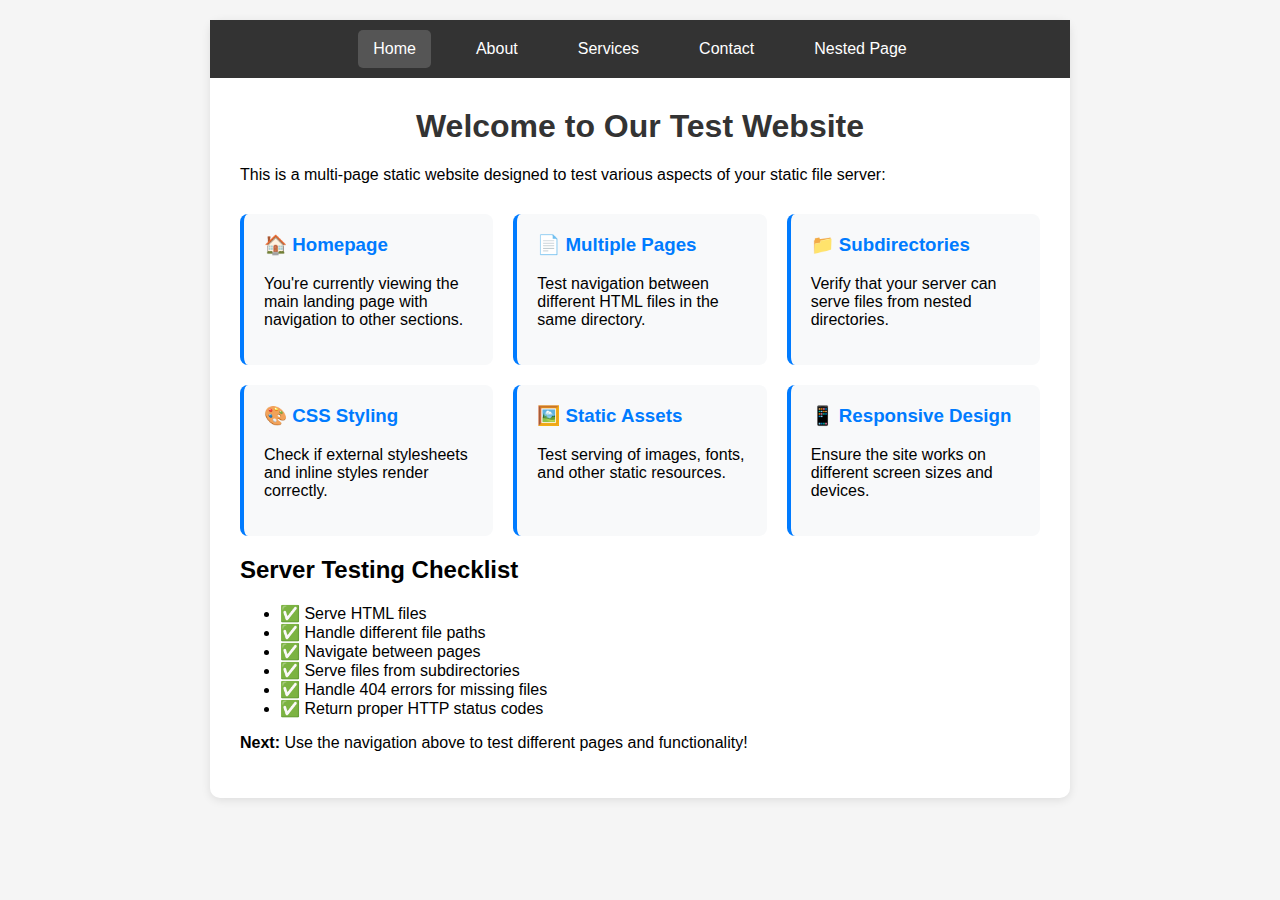
<file: test-sites/multi-page-site/index.html>
<!DOCTYPE html>
<html lang="en">
<head>
    <meta charset="UTF-8">
    <meta name="viewport" content="width=device-width, initial-scale=1.0">
    <title>Multi-Page Test Site - Home</title>
    <style>
        body {
            font-family: Arial, sans-serif;
            margin: 0;
            padding: 20px;
            background-color: #f5f5f5;
        }
        .container {
            max-width: 800px;
            margin: 0 auto;
            background: white;
            padding: 30px;
            border-radius: 10px;
            box-shadow: 0 2px 10px rgba(0,0,0,0.1);
        }
        nav {
            background: #333;
            padding: 10px 0;
            margin: -30px -30px 30px -30px;
        }
        nav ul {
            list-style: none;
            margin: 0;
            padding: 0;
            display: flex;
            justify-content: center;
        }
        nav li {
            margin: 0 15px;
        }
        nav a {
            color: white;
            text-decoration: none;
            padding: 10px 15px;
            display: block;
            border-radius: 5px;
            transition: background 0.3s;
        }
        nav a:hover, nav a.active {
            background: #555;
        }
        h1 {
            color: #333;
            text-align: center;
        }
        .feature-grid {
            display: grid;
            grid-template-columns: repeat(auto-fit, minmax(250px, 1fr));
            gap: 20px;
            margin-top: 30px;
        }
        .feature {
            background: #f8f9fa;
            padding: 20px;
            border-radius: 8px;
            border-left: 4px solid #007bff;
        }
        .feature h3 {
            margin-top: 0;
            color: #007bff;
        }
    </style>
</head>
<body>
    <div class="container">
        <nav>
            <ul>
                <li><a href="index.html" class="active">Home</a></li>
                <li><a href="about.html">About</a></li>
                <li><a href="services.html">Services</a></li>
                <li><a href="contact.html">Contact</a></li>
                <li><a href="subdir/nested.html">Nested Page</a></li>
            </ul>
        </nav>

        <h1>Welcome to Our Test Website</h1>
        
        <p>This is a multi-page static website designed to test various aspects of your static file server:</p>

        <div class="feature-grid">
            <div class="feature">
                <h3>🏠 Homepage</h3>
                <p>You're currently viewing the main landing page with navigation to other sections.</p>
            </div>
            
            <div class="feature">
                <h3>📄 Multiple Pages</h3>
                <p>Test navigation between different HTML files in the same directory.</p>
            </div>
            
            <div class="feature">
                <h3>📁 Subdirectories</h3>
                <p>Verify that your server can serve files from nested directories.</p>
            </div>
            
            <div class="feature">
                <h3>🎨 CSS Styling</h3>
                <p>Check if external stylesheets and inline styles render correctly.</p>
            </div>
            
            <div class="feature">
                <h3>🖼️ Static Assets</h3>
                <p>Test serving of images, fonts, and other static resources.</p>
            </div>
            
            <div class="feature">
                <h3>📱 Responsive Design</h3>
                <p>Ensure the site works on different screen sizes and devices.</p>
            </div>
        </div>

        <h2>Server Testing Checklist</h2>
        <ul>
            <li>✅ Serve HTML files</li>
            <li>✅ Handle different file paths</li>
            <li>✅ Navigate between pages</li>
            <li>✅ Serve files from subdirectories</li>
            <li>✅ Handle 404 errors for missing files</li>
            <li>✅ Return proper HTTP status codes</li>
        </ul>

        <p><strong>Next:</strong> Use the navigation above to test different pages and functionality!</p>
    </div>
</body>
</html>
</file>
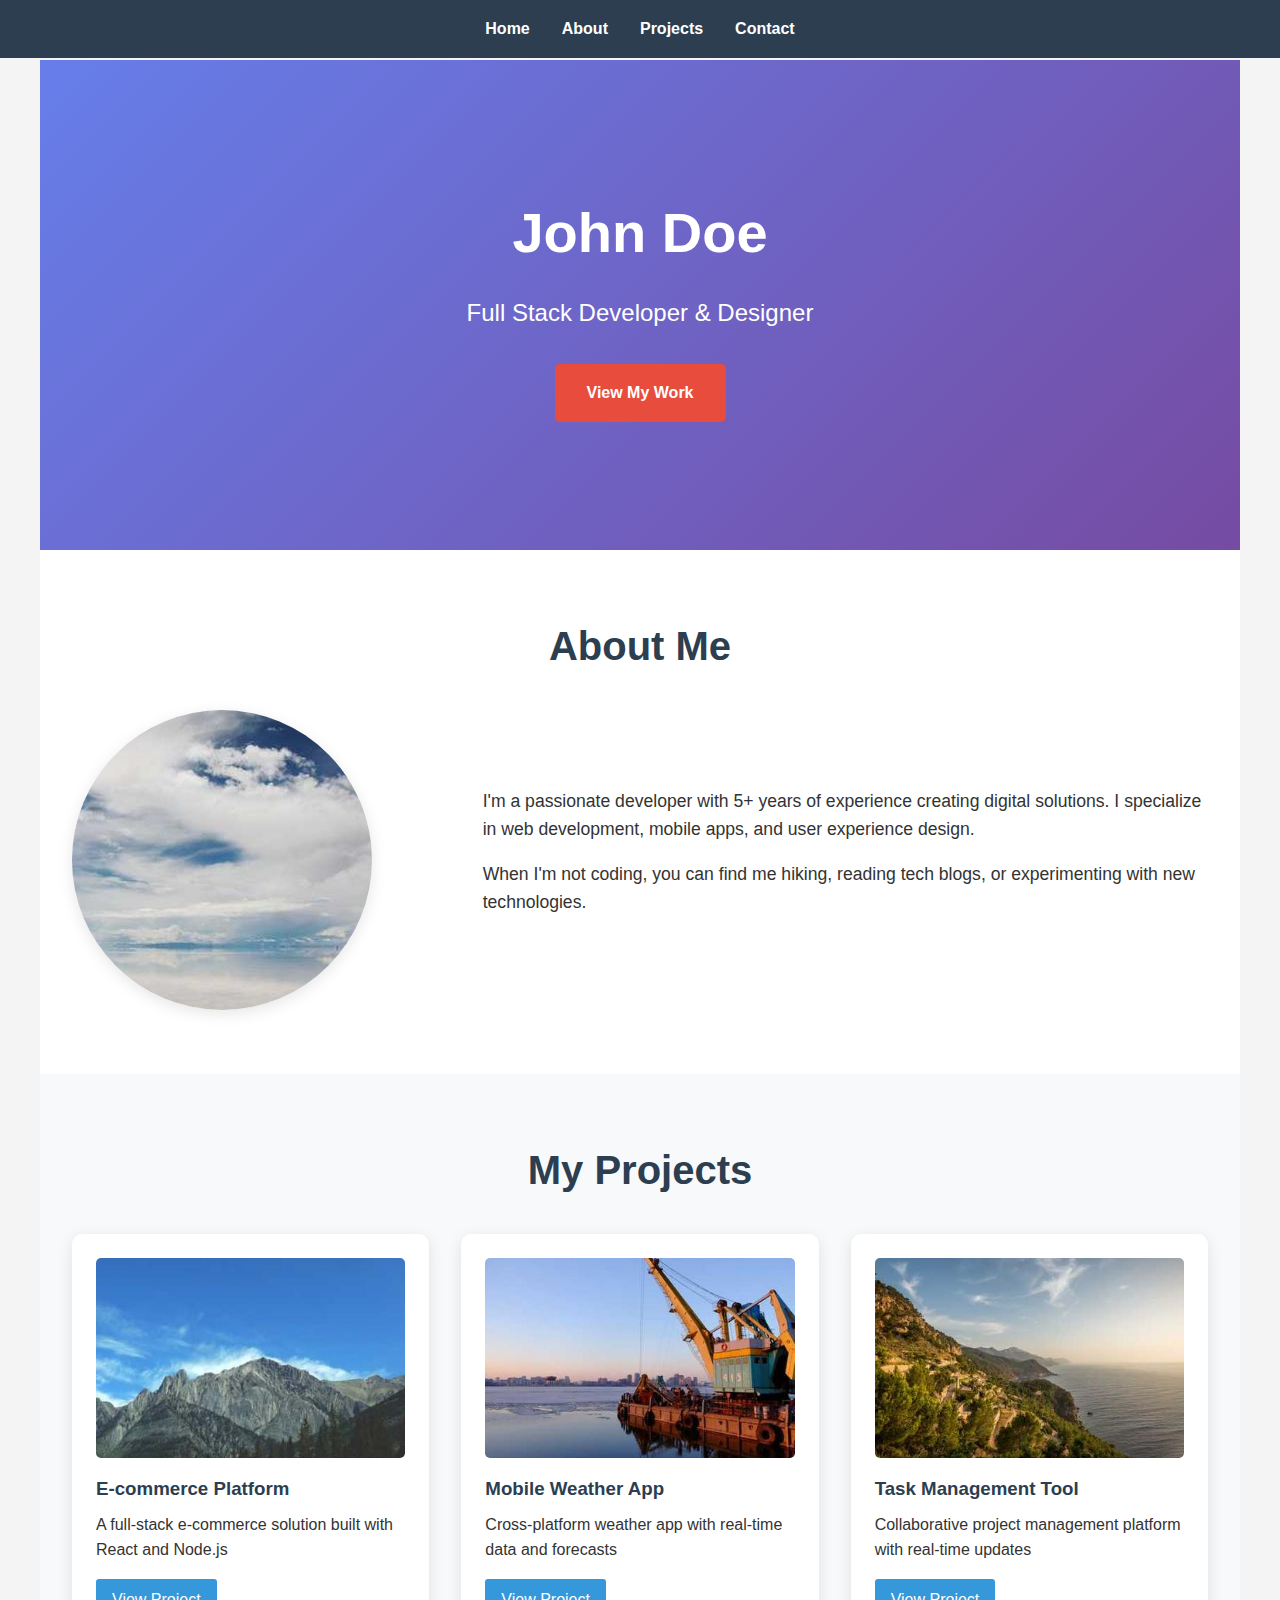
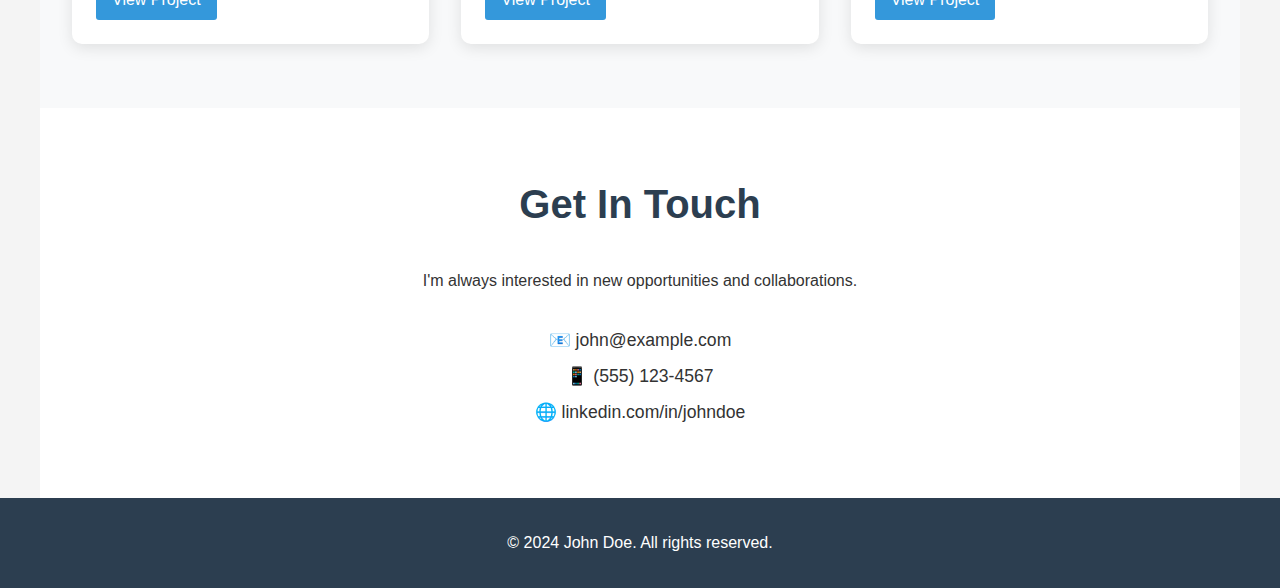
<file: test-sites/simple-portfolio/index.html>
<!DOCTYPE html>
<html lang="en">
<head>
    <meta charset="UTF-8">
    <meta name="viewport" content="width=device-width, initial-scale=1.0">
    <title>John Doe - Portfolio</title>
    <link rel="stylesheet" href="style.css">
</head>
<body>
    <header>
        <nav>
            <ul>
                <li><a href="#home">Home</a></li>
                <li><a href="#about">About</a></li>
                <li><a href="#projects">Projects</a></li>
                <li><a href="#contact">Contact</a></li>
            </ul>
        </nav>
    </header>

    <main>
        <section id="home" class="hero">
            <h1>John Doe</h1>
            <p>Full Stack Developer & Designer</p>
            <a href="#projects" class="cta-button">View My Work</a>
        </section>

        <section id="about">
            <h2>About Me</h2>
            <div class="about-content">
                <img src="images/profile.jpg" alt="John Doe" class="profile-image">
                <div class="about-text">
                    <p>I'm a passionate developer with 5+ years of experience creating digital solutions. 
                    I specialize in web development, mobile apps, and user experience design.</p>
                    <p>When I'm not coding, you can find me hiking, reading tech blogs, or experimenting 
                    with new technologies.</p>
                </div>
            </div>
        </section>

        <section id="projects">
            <h2>My Projects</h2>
            <div class="project-grid">
                <div class="project-card">
                    <img src="images/project1.jpg" alt="Project 1">
                    <h3>E-commerce Platform</h3>
                    <p>A full-stack e-commerce solution built with React and Node.js</p>
                    <a href="#" class="project-link">View Project</a>
                </div>
                <div class="project-card">
                    <img src="images/project2.jpg" alt="Project 2">
                    <h3>Mobile Weather App</h3>
                    <p>Cross-platform weather app with real-time data and forecasts</p>
                    <a href="#" class="project-link">View Project</a>
                </div>
                <div class="project-card">
                    <img src="images/project3.jpg" alt="Project 3">
                    <h3>Task Management Tool</h3>
                    <p>Collaborative project management platform with real-time updates</p>
                    <a href="#" class="project-link">View Project</a>
                </div>
            </div>
        </section>

        <section id="contact">
            <h2>Get In Touch</h2>
            <div class="contact-content">
                <p>I'm always interested in new opportunities and collaborations.</p>
                <div class="contact-info">
                    <p>📧 john@example.com</p>
                    <p>📱 (555) 123-4567</p>
                    <p>🌐 linkedin.com/in/johndoe</p>
                </div>
            </div>
        </section>
    </main>

    <footer>
        <p>&copy; 2024 John Doe. All rights reserved.</p>
    </footer>

    <script src="script.js"></script>
</body>
</html>
</file>
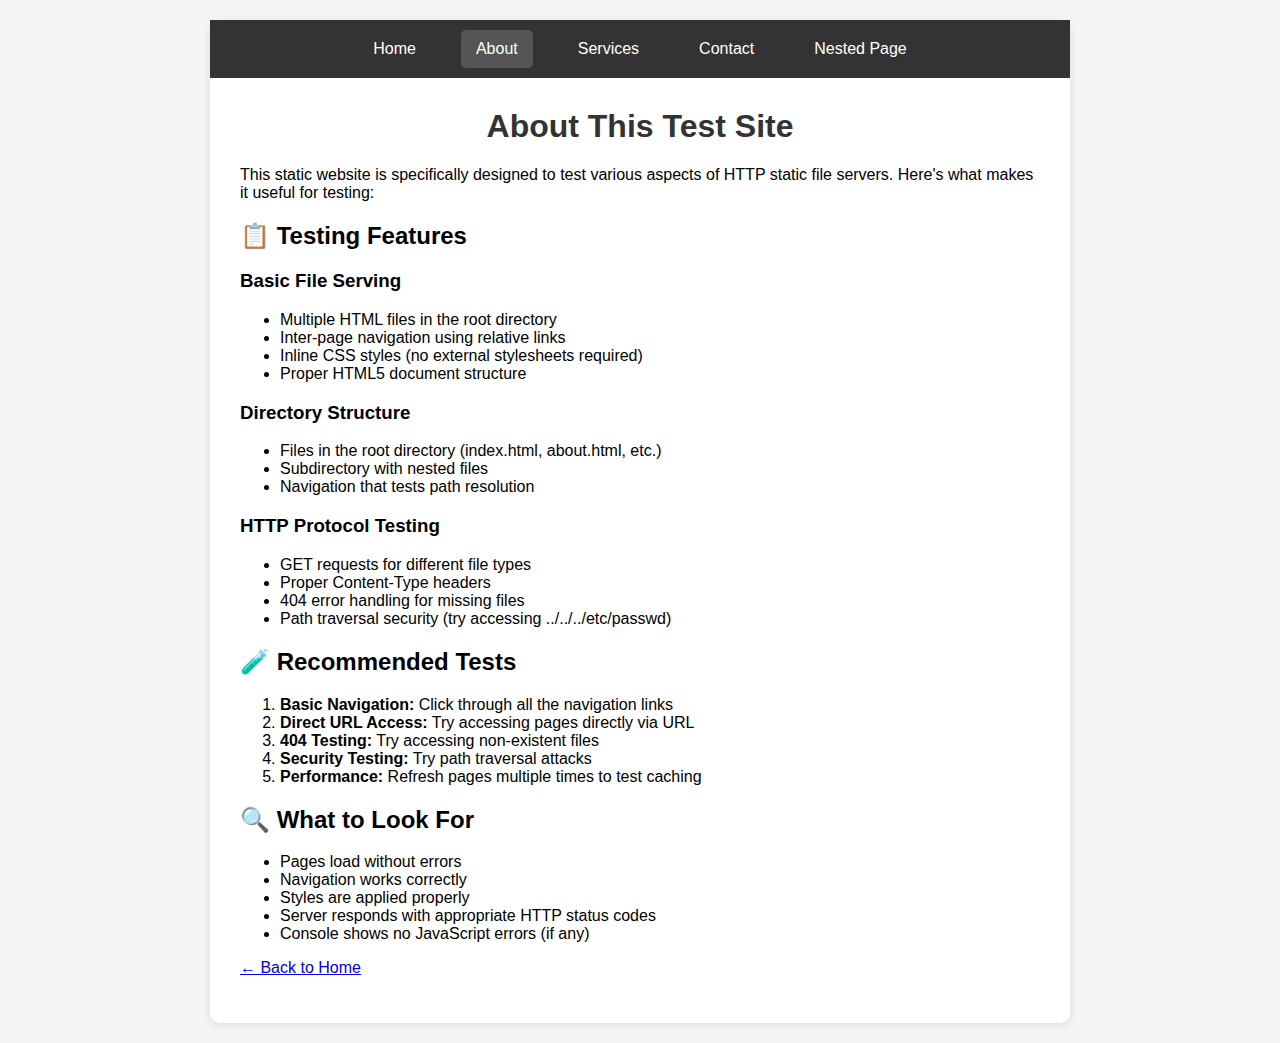
<file: test-sites/multi-page-site/about.html>
<!DOCTYPE html>
<html lang="en">
<head>
    <meta charset="UTF-8">
    <meta name="viewport" content="width=device-width, initial-scale=1.0">
    <title>Multi-Page Test Site - About</title>
    <style>
        body {
            font-family: Arial, sans-serif;
            margin: 0;
            padding: 20px;
            background-color: #f5f5f5;
        }
        .container {
            max-width: 800px;
            margin: 0 auto;
            background: white;
            padding: 30px;
            border-radius: 10px;
            box-shadow: 0 2px 10px rgba(0,0,0,0.1);
        }
        nav {
            background: #333;
            padding: 10px 0;
            margin: -30px -30px 30px -30px;
        }
        nav ul {
            list-style: none;
            margin: 0;
            padding: 0;
            display: flex;
            justify-content: center;
        }
        nav li {
            margin: 0 15px;
        }
        nav a {
            color: white;
            text-decoration: none;
            padding: 10px 15px;
            display: block;
            border-radius: 5px;
            transition: background 0.3s;
        }
        nav a:hover, nav a.active {
            background: #555;
        }
        h1 {
            color: #333;
            text-align: center;
        }
    </style>
</head>
<body>
    <div class="container">
        <nav>
            <ul>
                <li><a href="index.html">Home</a></li>
                <li><a href="about.html" class="active">About</a></li>
                <li><a href="services.html">Services</a></li>
                <li><a href="contact.html">Contact</a></li>
                <li><a href="subdir/nested.html">Nested Page</a></li>
            </ul>
        </nav>

        <h1>About This Test Site</h1>
        
        <p>This static website is specifically designed to test various aspects of HTTP static file servers. Here's what makes it useful for testing:</p>

        <h2>📋 Testing Features</h2>
        
        <h3>Basic File Serving</h3>
        <ul>
            <li>Multiple HTML files in the root directory</li>
            <li>Inter-page navigation using relative links</li>
            <li>Inline CSS styles (no external stylesheets required)</li>
            <li>Proper HTML5 document structure</li>
        </ul>

        <h3>Directory Structure</h3>
        <ul>
            <li>Files in the root directory (index.html, about.html, etc.)</li>
            <li>Subdirectory with nested files</li>
            <li>Navigation that tests path resolution</li>
        </ul>

        <h3>HTTP Protocol Testing</h3>
        <ul>
            <li>GET requests for different file types</li>
            <li>Proper Content-Type headers</li>
            <li>404 error handling for missing files</li>
            <li>Path traversal security (try accessing ../../../etc/passwd)</li>
        </ul>

        <h2>🧪 Recommended Tests</h2>
        
        <ol>
            <li><strong>Basic Navigation:</strong> Click through all the navigation links</li>
            <li><strong>Direct URL Access:</strong> Try accessing pages directly via URL</li>
            <li><strong>404 Testing:</strong> Try accessing non-existent files</li>
            <li><strong>Security Testing:</strong> Try path traversal attacks</li>
            <li><strong>Performance:</strong> Refresh pages multiple times to test caching</li>
        </ol>

        <h2>🔍 What to Look For</h2>
        
        <ul>
            <li>Pages load without errors</li>
            <li>Navigation works correctly</li>
            <li>Styles are applied properly</li>
            <li>Server responds with appropriate HTTP status codes</li>
            <li>Console shows no JavaScript errors (if any)</li>
        </ul>

        <p><a href="index.html">← Back to Home</a></p>
    </div>
</body>
</html>
</file>
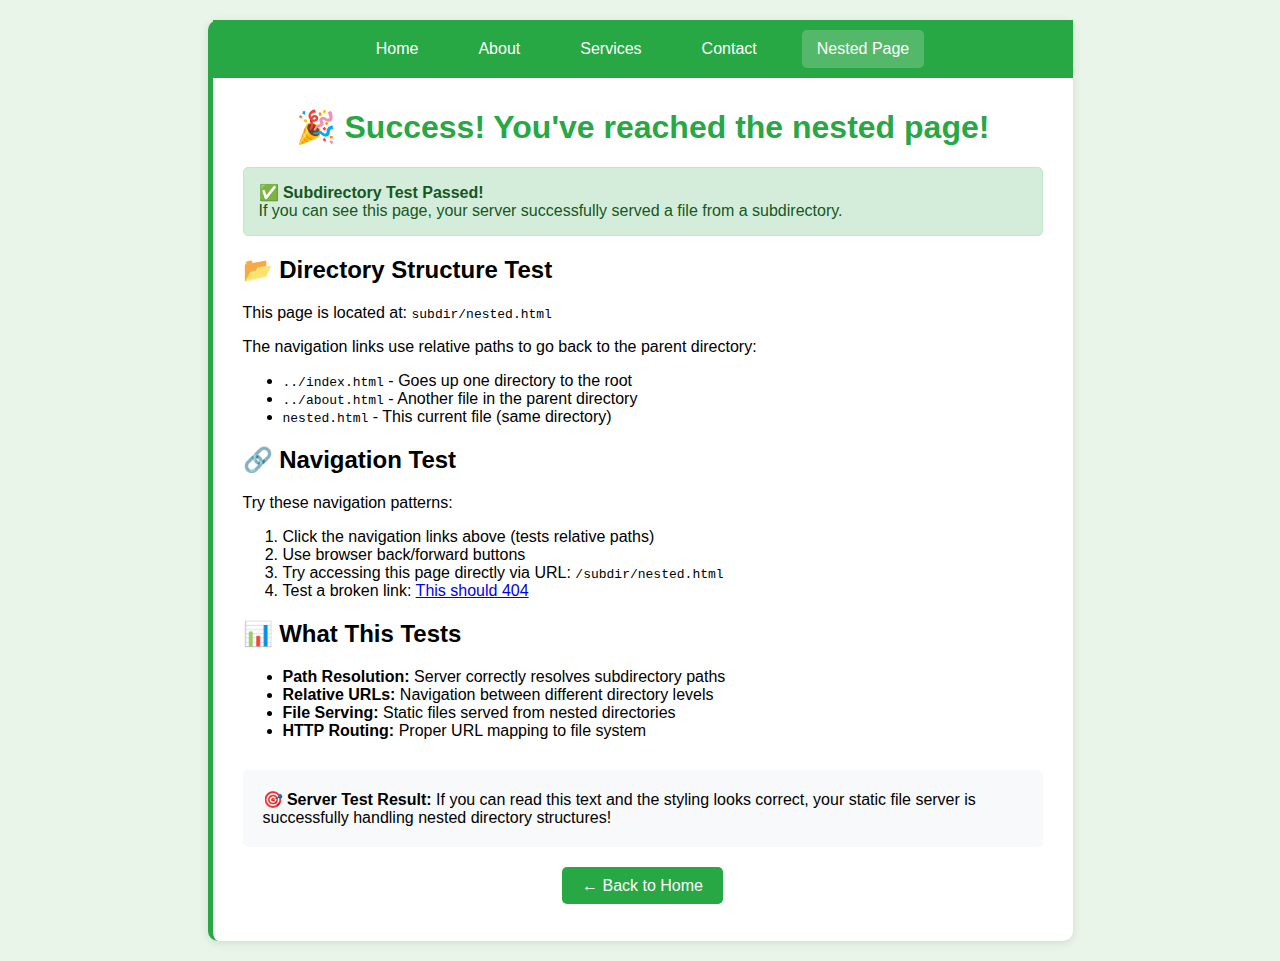
<file: test-sites/multi-page-site/subdir/nested.html>
<!DOCTYPE html>
<html lang="en">
<head>
    <meta charset="UTF-8">
    <meta name="viewport" content="width=device-width, initial-scale=1.0">
    <title>Nested Page - Test</title>
    <style>
        body {
            font-family: Arial, sans-serif;
            margin: 0;
            padding: 20px;
            background-color: #e8f5e8;
        }
        .container {
            max-width: 800px;
            margin: 0 auto;
            background: white;
            padding: 30px;
            border-radius: 10px;
            box-shadow: 0 2px 10px rgba(0,0,0,0.1);
            border-left: 5px solid #28a745;
        }
        nav {
            background: #28a745;
            padding: 10px 0;
            margin: -30px -30px 30px -30px;
        }
        nav ul {
            list-style: none;
            margin: 0;
            padding: 0;
            display: flex;
            justify-content: center;
        }
        nav li {
            margin: 0 15px;
        }
        nav a {
            color: white;
            text-decoration: none;
            padding: 10px 15px;
            display: block;
            border-radius: 5px;
            transition: background 0.3s;
        }
        nav a:hover, nav a.active {
            background: rgba(255,255,255,0.2);
        }
        h1 {
            color: #28a745;
            text-align: center;
        }
        .success-box {
            background: #d4edda;
            border: 1px solid #c3e6cb;
            color: #155724;
            padding: 15px;
            border-radius: 5px;
            margin: 20px 0;
        }
    </style>
</head>
<body>
    <div class="container">
        <nav>
            <ul>
                <li><a href="../index.html">Home</a></li>
                <li><a href="../about.html">About</a></li>
                <li><a href="../services.html">Services</a></li>
                <li><a href="../contact.html">Contact</a></li>
                <li><a href="nested.html" class="active">Nested Page</a></li>
            </ul>
        </nav>

        <h1>🎉 Success! You've reached the nested page!</h1>
        
        <div class="success-box">
            <strong>✅ Subdirectory Test Passed!</strong><br>
            If you can see this page, your server successfully served a file from a subdirectory.
        </div>

        <h2>📂 Directory Structure Test</h2>
        <p>This page is located at: <code>subdir/nested.html</code></p>
        <p>The navigation links use relative paths to go back to the parent directory:</p>
        <ul>
            <li><code>../index.html</code> - Goes up one directory to the root</li>
            <li><code>../about.html</code> - Another file in the parent directory</li>
            <li><code>nested.html</code> - This current file (same directory)</li>
        </ul>

        <h2>🔗 Navigation Test</h2>
        <p>Try these navigation patterns:</p>
        <ol>
            <li>Click the navigation links above (tests relative paths)</li>
            <li>Use browser back/forward buttons</li>
            <li>Try accessing this page directly via URL: <code>/subdir/nested.html</code></li>
            <li>Test a broken link: <a href="nonexistent.html">This should 404</a></li>
        </ol>

        <h2>📊 What This Tests</h2>
        <ul>
            <li><strong>Path Resolution:</strong> Server correctly resolves subdirectory paths</li>
            <li><strong>Relative URLs:</strong> Navigation between different directory levels</li>
            <li><strong>File Serving:</strong> Static files served from nested directories</li>
            <li><strong>HTTP Routing:</strong> Proper URL mapping to file system</li>
        </ul>

        <div style="margin-top: 30px; padding: 20px; background: #f8f9fa; border-radius: 5px;">
            <strong>🎯 Server Test Result:</strong> If you can read this text and the styling looks correct, 
            your static file server is successfully handling nested directory structures! 
        </div>

        <p style="text-align: center; margin-top: 30px;">
            <a href="../index.html" style="background: #28a745; color: white; padding: 10px 20px; text-decoration: none; border-radius: 5px;">← Back to Home</a>
        </p>
    </div>
</body>
</html>
</file>
<file: test-sites/simple-portfolio/style.css>
/* Reset and base styles */
* {
    margin: 0;
    padding: 0;
    box-sizing: border-box;
}

body {
    font-family: 'Arial', sans-serif;
    line-height: 1.6;
    color: #333;
    background-color: #f4f4f4;
}

/* Header and Navigation */
header {
    background: #2c3e50;
    color: white;
    padding: 1rem 0;
    position: fixed;
    top: 0;
    width: 100%;
    z-index: 1000;
}

nav ul {
    list-style: none;
    display: flex;
    justify-content: center;
    max-width: 1200px;
    margin: 0 auto;
}

nav li {
    margin: 0 1rem;
}

nav a {
    color: white;
    text-decoration: none;
    font-weight: bold;
    transition: color 0.3s ease;
}

nav a:hover {
    color: #3498db;
}

/* Main content */
main {
    margin-top: 60px;
}

section {
    padding: 4rem 2rem;
    max-width: 1200px;
    margin: 0 auto;
}

/* Hero section */
.hero {
    background: linear-gradient(135deg, #667eea 0%, #764ba2 100%);
    color: white;
    text-align: center;
    padding: 8rem 2rem;
}

.hero h1 {
    font-size: 3.5rem;
    margin-bottom: 1rem;
}

.hero p {
    font-size: 1.5rem;
    margin-bottom: 2rem;
}

.cta-button {
    display: inline-block;
    background: #e74c3c;
    color: white;
    padding: 1rem 2rem;
    text-decoration: none;
    border-radius: 5px;
    font-weight: bold;
    transition: background 0.3s ease;
}

.cta-button:hover {
    background: #c0392b;
}

/* About section */
#about {
    background: white;
}

.about-content {
    display: grid;
    grid-template-columns: 1fr 2fr;
    gap: 3rem;
    align-items: center;
}

.profile-image {
    width: 100%;
    max-width: 300px;
    border-radius: 50%;
    box-shadow: 0 4px 15px rgba(0,0,0,0.1);
}

.about-text p {
    margin-bottom: 1rem;
    font-size: 1.1rem;
}

/* Projects section */
#projects {
    background: #f8f9fa;
}

.project-grid {
    display: grid;
    grid-template-columns: repeat(auto-fit, minmax(300px, 1fr));
    gap: 2rem;
    margin-top: 2rem;
}

.project-card {
    background: white;
    border-radius: 10px;
    padding: 1.5rem;
    box-shadow: 0 4px 15px rgba(0,0,0,0.1);
    transition: transform 0.3s ease;
}

.project-card:hover {
    transform: translateY(-5px);
}

.project-card img {
    width: 100%;
    height: 200px;
    object-fit: cover;
    border-radius: 5px;
    margin-bottom: 1rem;
    background: #ddd;
    display: flex;
    align-items: center;
    justify-content: center;
}

.project-card h3 {
    color: #2c3e50;
    margin-bottom: 0.5rem;
}

.project-link {
    display: inline-block;
    background: #3498db;
    color: white;
    padding: 0.5rem 1rem;
    text-decoration: none;
    border-radius: 3px;
    margin-top: 1rem;
    transition: background 0.3s ease;
}

.project-link:hover {
    background: #2980b9;
}

/* Contact section */
#contact {
    background: white;
    text-align: center;
}

.contact-content {
    max-width: 600px;
    margin: 0 auto;
}

.contact-info {
    margin-top: 2rem;
}

.contact-info p {
    margin: 0.5rem 0;
    font-size: 1.1rem;
}

/* Footer */
footer {
    background: #2c3e50;
    color: white;
    text-align: center;
    padding: 2rem 0;
}

/* Section headings */
h2 {
    font-size: 2.5rem;
    margin-bottom: 2rem;
    text-align: center;
    color: #2c3e50;
}

/* Responsive design */
@media (max-width: 768px) {
    .hero h1 {
        font-size: 2.5rem;
    }
    
    .hero p {
        font-size: 1.2rem;
    }
    
    .about-content {
        grid-template-columns: 1fr;
        text-align: center;
    }
    
    nav ul {
        flex-direction: column;
        gap: 0.5rem;
    }
    
    section {
        padding: 2rem 1rem;
    }
}

/* Placeholder for missing images */
img[src$=".jpg"] {
    background: linear-gradient(45deg, #ddd, #eee);
    display: flex;
    align-items: center;
    justify-content: center;
    color: #666;
    font-size: 0.9rem;
}

img[src$=".jpg"]:after {
    content: "Image Placeholder";
}
</file>
